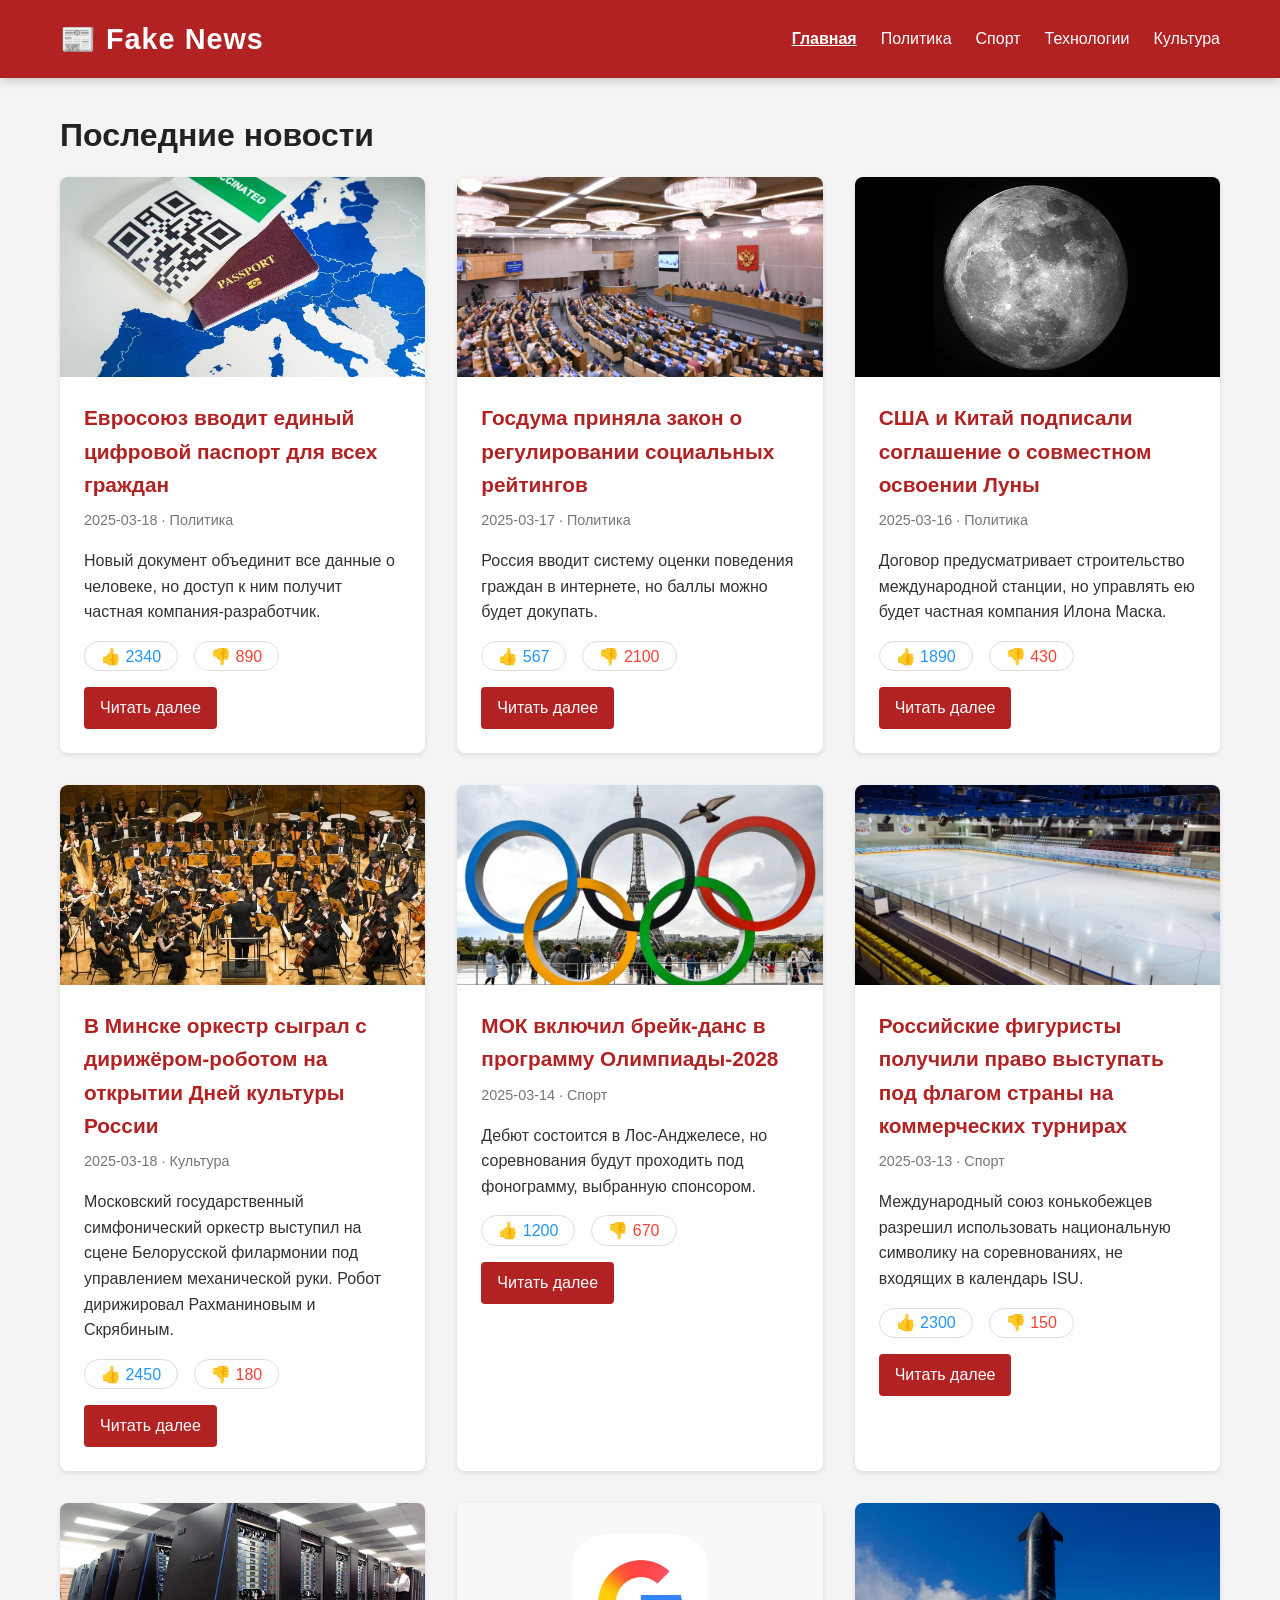
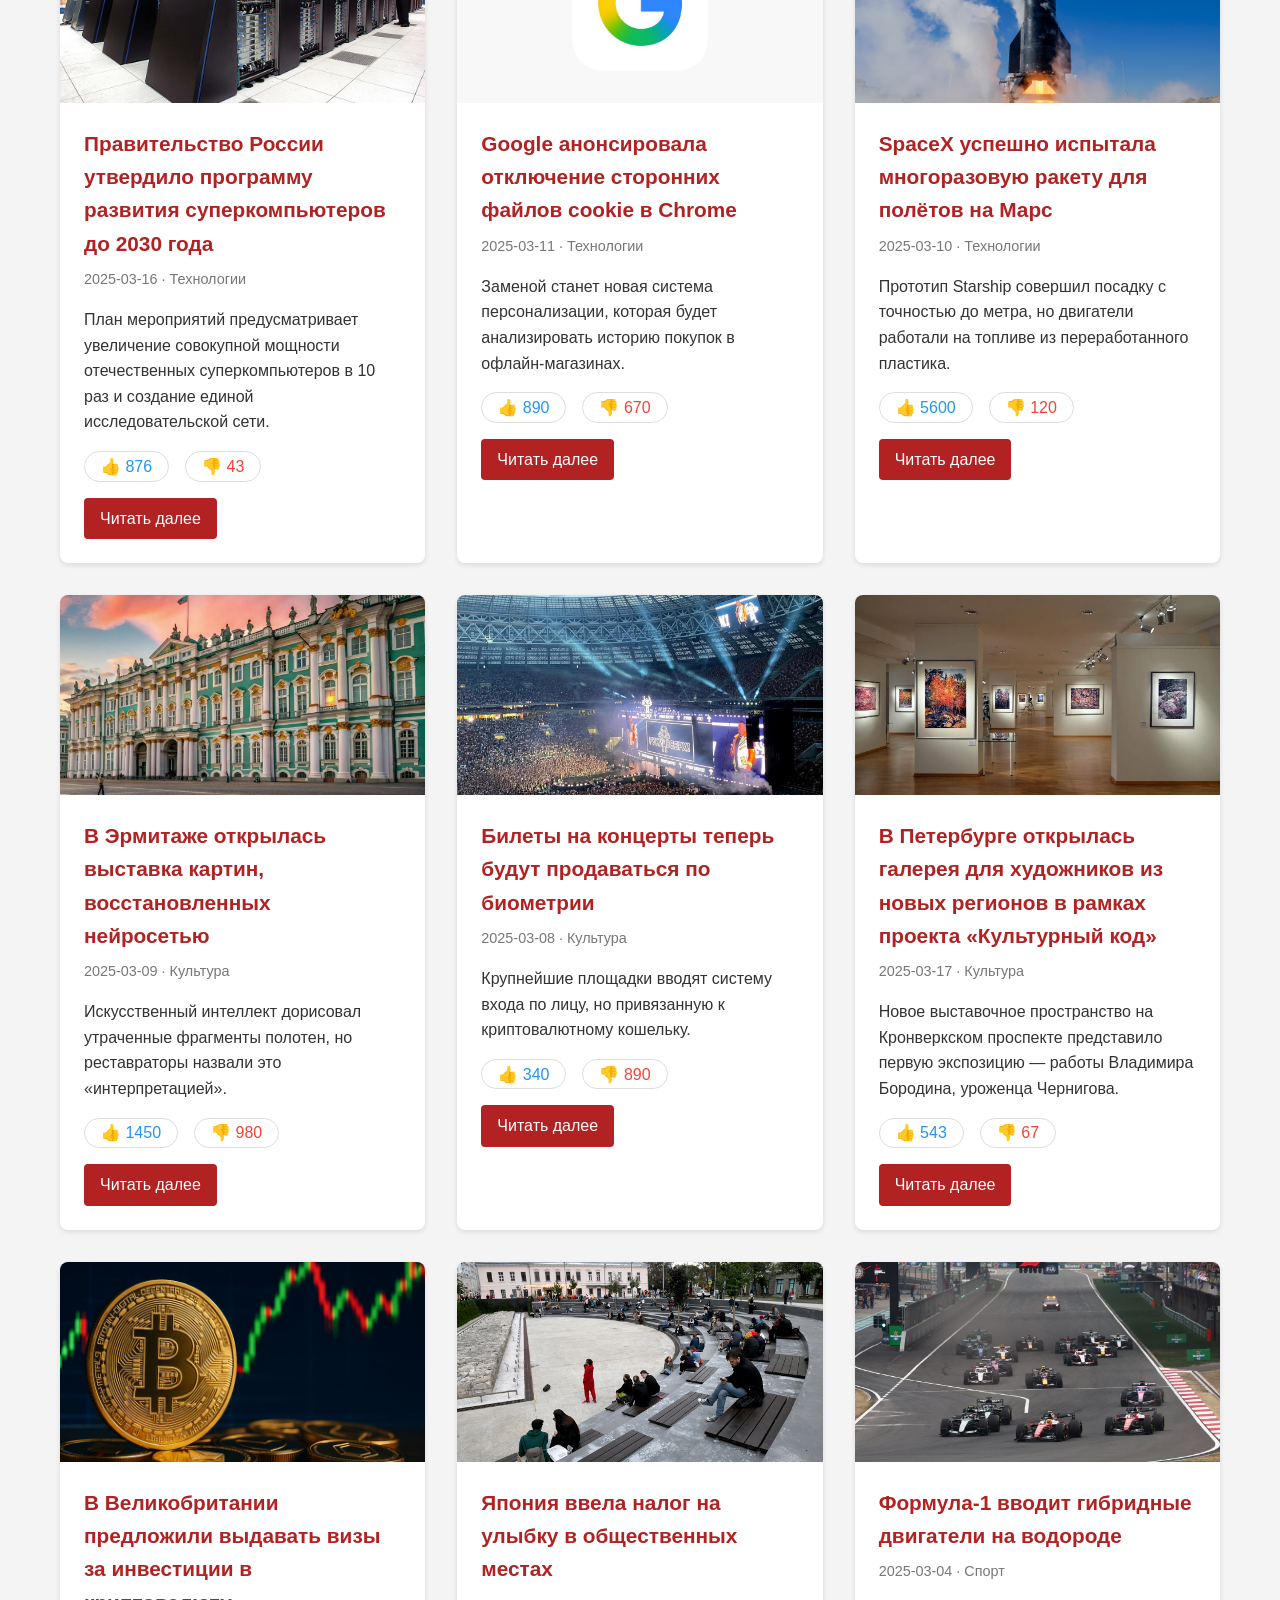
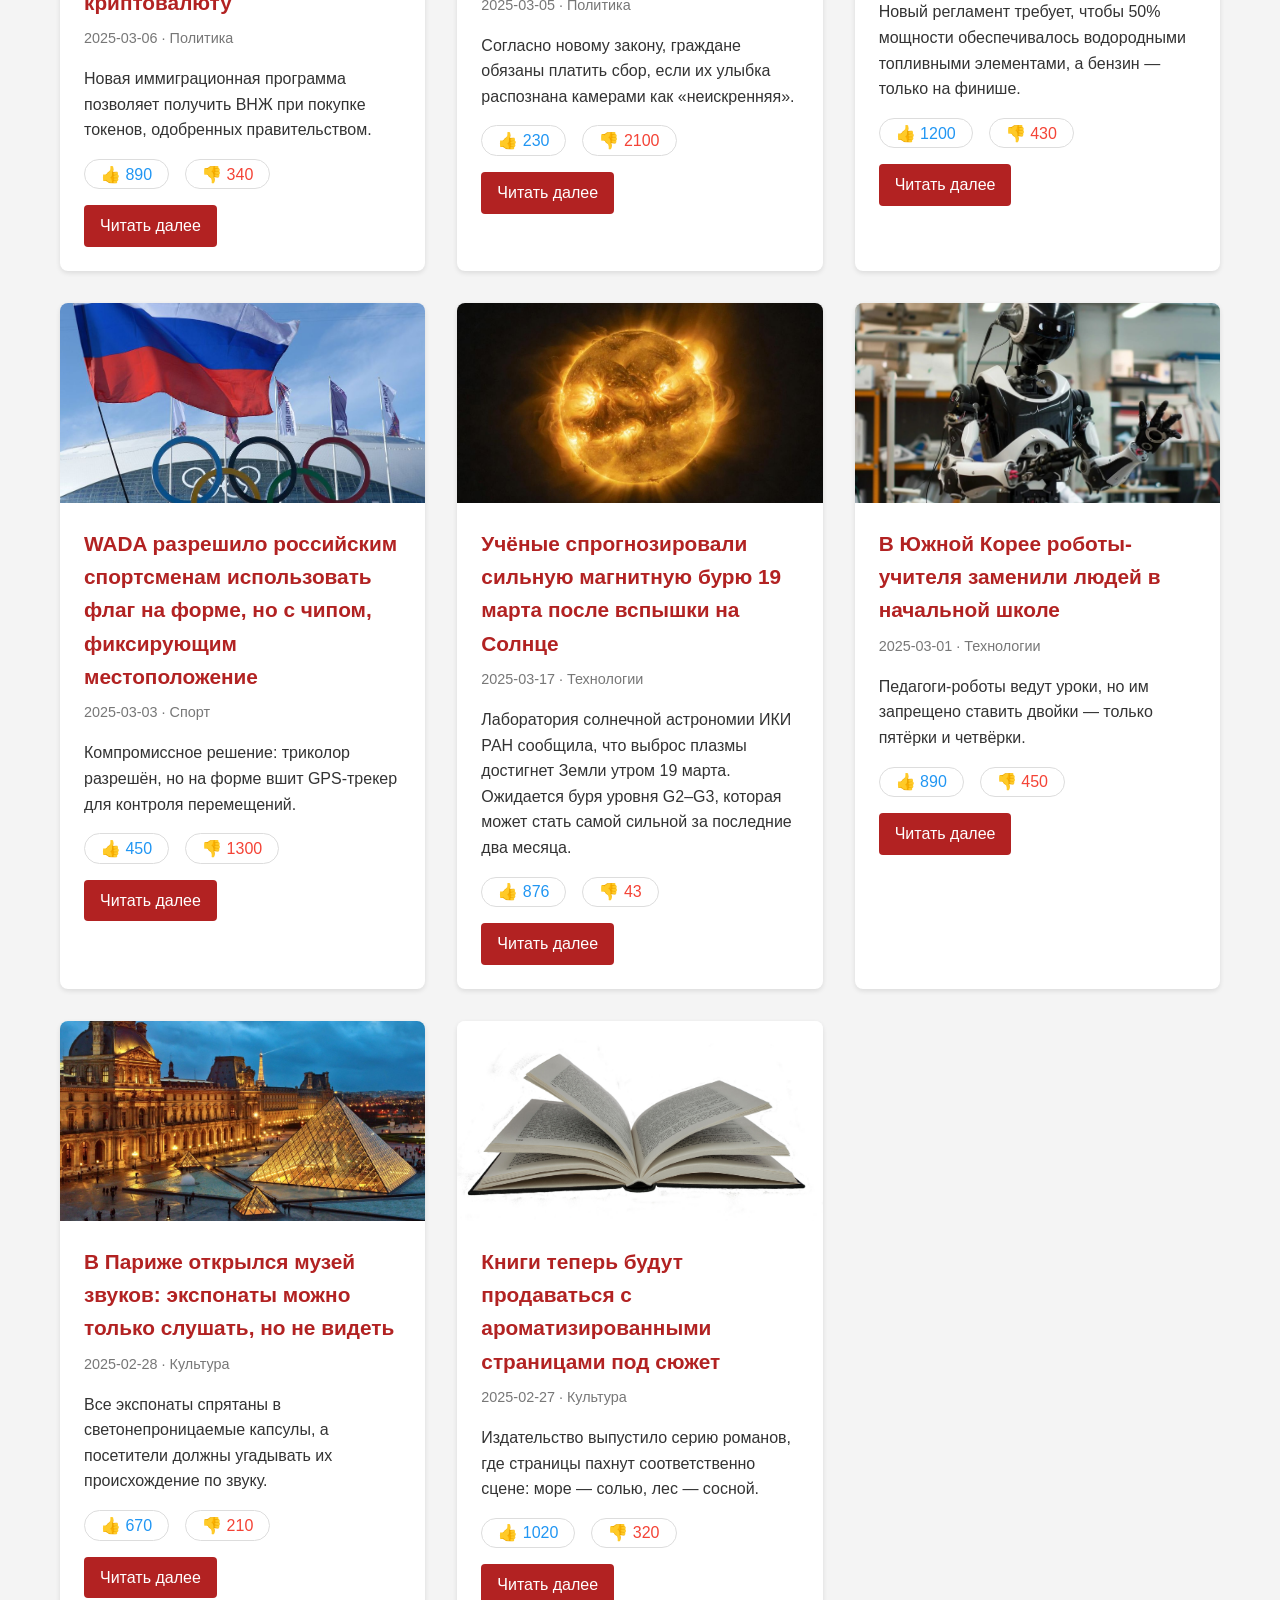
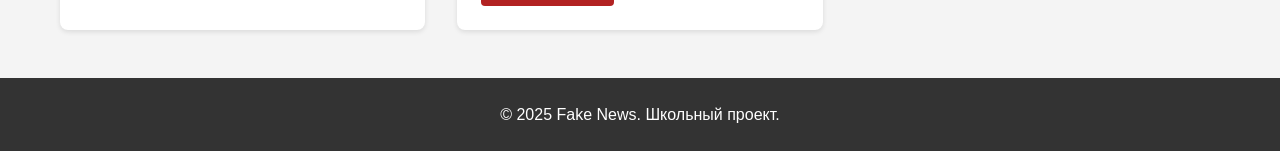
<file: index.html>
﻿<!DOCTYPE html>
<html lang="ru">
<head>
    <meta charset="UTF-8">
    <meta name="viewport" content="width=device-width, initial-scale=1.0">
    <title>Fake News — школьное СМИ</title>
    <link rel="stylesheet" href="style.css">
    <link rel="icon" type="image/png" href="/favicon.png">
</head>
<body>
    <header>
        <div class="container header-container">
            <div class="logo">📰 Fake News</div>
            <nav>
                <ul>
                    <li><a href="index.html" id="home-link">Главная</a></li>
                    <li><a href="#" data-category="Политика">Политика</a></li>
                    <li><a href="#" data-category="Спорт">Спорт</a></li>
                    <li><a href="#" data-category="Технологии">Технологии</a></li>
                    <li><a href="#" data-category="Культура">Культура</a></li>
                </ul>
            </nav>
        </div>
    </header>

    <main class="container">
        <h1 id="category-title">Последние новости</h1>
        <div id="news-grid" class="news-grid">
            <!-- Карточки будут вставлены через JavaScript -->
        </div>
    </main>

    <footer>
        <div class="container">
            <p>&copy; 2025 Fake News. Школьный проект.</p>
        </div>
    </footer>

    <script src="script.js"></script>
</body>
</html>
</file>
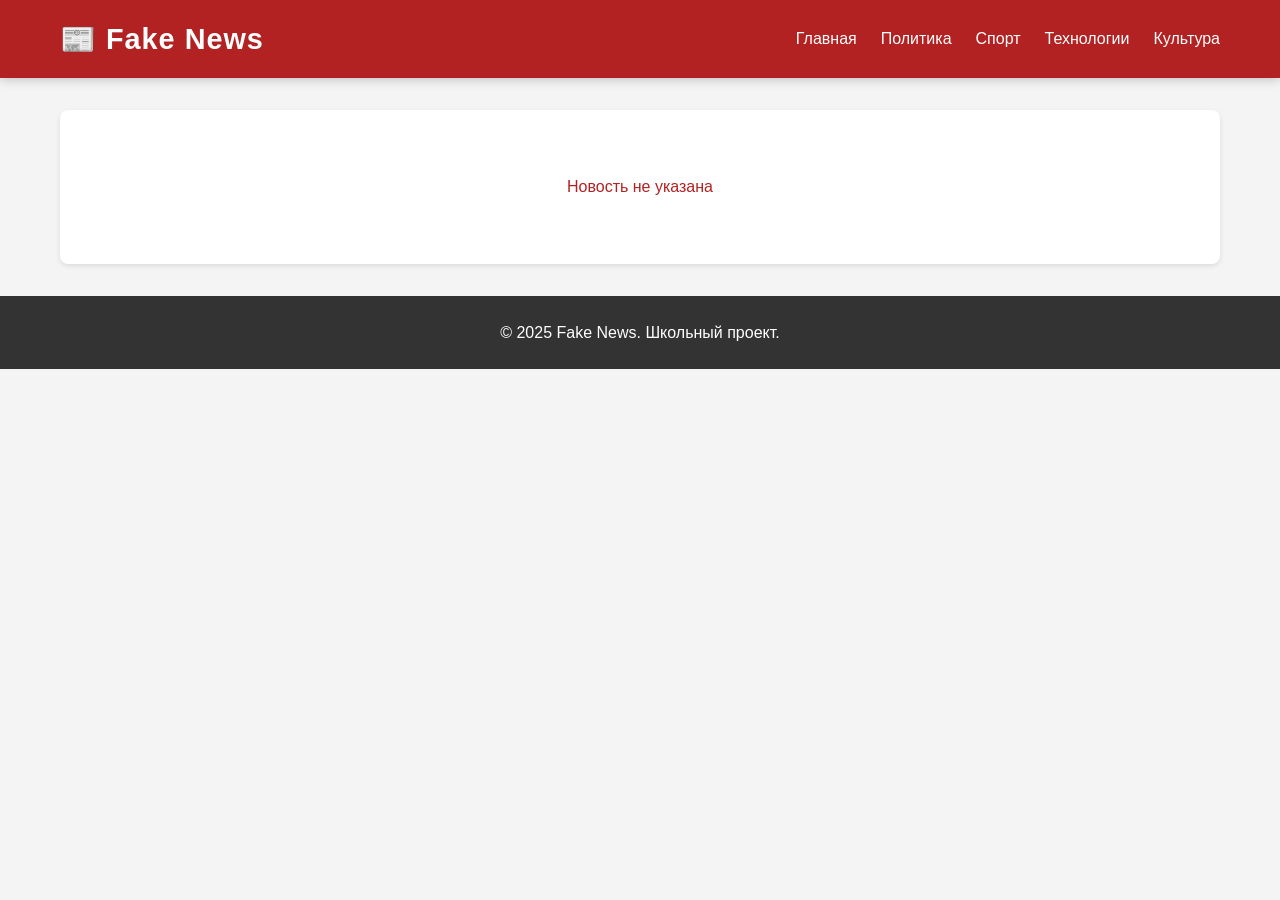
<file: news.html>
﻿<!DOCTYPE html>
<html lang="ru">
<head>
    <meta charset="UTF-8">
    <meta name="viewport" content="width=device-width, initial-scale=1.0">
    <title>Fake News — новость</title>
    <link rel="stylesheet" href="style.css">
</head>
<body>
    <header>
        <div class="container header-container">
            <div class="logo">📰 Fake News</div>
            <nav>
                <ul>
                    <li><a href="index.html">Главная</a></li>
                    <li><a href="#">Политика</a></li>
                    <li><a href="#">Спорт</a></li>
                    <li><a href="#">Технологии</a></li>
                    <li><a href="#">Культура</a></li>
                </ul>
            </nav>
        </div>
    </header>

    <main class="container">
        <article id="news-article">
            <div class="loading">Загрузка новости...</div>
        </article>
    </main>

    <footer>
        <div class="container">
            <p>&copy; 2025 Fake News. Школьный проект.</p>
        </div>
    </footer>

    <script src="script.js"></script>
</body>
</html>
</file>
<file: style.css>
﻿/* Общие стили */
* {
    margin: 0;
    padding: 0;
    box-sizing: border-box;
    font-family: 'Segoe UI', Tahoma, Geneva, Verdana, sans-serif;
}

body {
    background-color: #f4f4f4;
    color: #333;
    line-height: 1.6;
}

.container {
    max-width: 1200px;
    margin: 0 auto;
    padding: 0 20px;
}

/* Шапка */
header {
    background-color: #b22222; /* Красный, как у BBC/CNN */
    color: white;
    padding: 1rem 0;
    box-shadow: 0 2px 10px rgba(0,0,0,0.2);
}

.header-container {
    display: flex;
    justify-content: space-between;
    align-items: center;
    flex-wrap: wrap;
}

.logo {
    font-size: 1.8rem;
    font-weight: bold;
    letter-spacing: 1px;
}

nav ul {
    display: flex;
    list-style: none;
    gap: 1.5rem;
}

nav a {
    color: white;
    text-decoration: none;
    font-weight: 500;
    transition: opacity 0.3s;
}

nav a:hover {
    opacity: 0.8;
    text-decoration: underline;
}

/* Главная */
h1 {
    margin: 2rem 0 1rem;
    font-size: 2rem;
    color: #222;
}

.news-grid {
    display: grid;
    grid-template-columns: repeat(auto-fill, minmax(300px, 1fr));
    gap: 2rem;
    margin-bottom: 3rem;
}

.news-card {
    background: white;
    border-radius: 8px;
    overflow: hidden;
    box-shadow: 0 2px 5px rgba(0,0,0,0.1);
    transition: transform 0.3s, box-shadow 0.3s;
    display: flex;
    flex-direction: column;
}

.news-card:hover {
    transform: translateY(-5px);
    box-shadow: 0 5px 15px rgba(0,0,0,0.2);
}

.news-card img {
    width: 100%;
    height: 200px;
    object-fit: cover;
}

.news-content {
    padding: 1.5rem;
    flex-grow: 1;
}

.news-content h2 {
    font-size: 1.3rem;
    margin-bottom: 0.5rem;
    color: #b22222;
}

.news-meta {
    font-size: 0.9rem;
    color: #777;
    margin-bottom: 1rem;
}

.news-summary {
    margin-bottom: 1rem;
}

.read-more {
    display: inline-block;
    background-color: #b22222;
    color: white;
    padding: 0.5rem 1rem;
    text-decoration: none;
    border-radius: 4px;
    transition: background 0.3s;
}

.read-more:hover {
    background-color: #8b1a1a;
}

/* Страница новости */
#news-article {
    background: white;
    padding: 2rem;
    border-radius: 8px;
    box-shadow: 0 2px 5px rgba(0,0,0,0.1);
    margin: 2rem 0;
}

.article-header {
    margin-bottom: 2rem;
}

.article-header h1 {
    font-size: 2.2rem;
    color: #b22222;
    margin: 0 0 0.5rem;
}

.article-meta {
    color: #777;
    font-size: 1rem;
}

.article-image {
    width: 100%;
    max-height: 400px;
    object-fit: cover;
    border-radius: 8px;
    margin: 1.5rem 0;
}

.article-content {
    font-size: 1.1rem;
    line-height: 1.8;
}

.article-content p {
    margin-bottom: 1.5rem;
}

.loading {
    text-align: center;
    padding: 3rem;
    font-size: 1.2rem;
    color: #777;
}

.error {
    color: #b22222;
    text-align: center;
    padding: 2rem;
}

/* Подвал */
footer {
    background-color: #333;
    color: white;
    text-align: center;
    padding: 1.5rem 0;
    margin-top: 2rem;
}

/* Адаптивность */
@media (max-width: 768px) {
    .header-container {
        flex-direction: column;
        gap: 1rem;
    }
    
    nav ul {
        gap: 1rem;
        flex-wrap: wrap;
        justify-content: center;
    }
    
    .news-grid {
        grid-template-columns: 1fr;
    }
}

/* Кнопки лайков/дизлайков */
.news-actions, .article-actions {
    display: flex;
    gap: 1rem;
    margin: 1rem 0;
}

.like-btn, .dislike-btn {
    background: none;
    border: 1px solid #ddd;
    border-radius: 20px;
    padding: 0.3rem 1rem;
    cursor: pointer;
    font-size: 1rem;
    transition: background 0.2s;
}

.like-btn:hover {
    background-color: #e3f2fd;
    border-color: #2196f3;
}

.dislike-btn:hover {
    background-color: #ffebee;
    border-color: #f44336;
}

.like-btn {
    color: #2196f3;
}

.dislike-btn {
    color: #f44336;
}

nav a.active {
    font-weight: bold;
    text-decoration: underline;
}

/* Комментарии */
.comments-section {
    margin-top: 2rem;
    padding-top: 1rem;
    border-top: 2px solid #ddd;
}

.comments-section h3 {
    margin-bottom: 1rem;
    color: #b22222;
}

.comment {
    background-color: #f9f9f9;
    border-left: 4px solid #b22222;
    padding: 0.8rem 1rem;
    margin-bottom: 1rem;
    border-radius: 0 8px 8px 0;
}

.comment strong {
    display: block;
    margin-bottom: 0.3rem;
    color: #333;
}

.comment p {
    margin: 0;
    color: #555;
}
</file>
